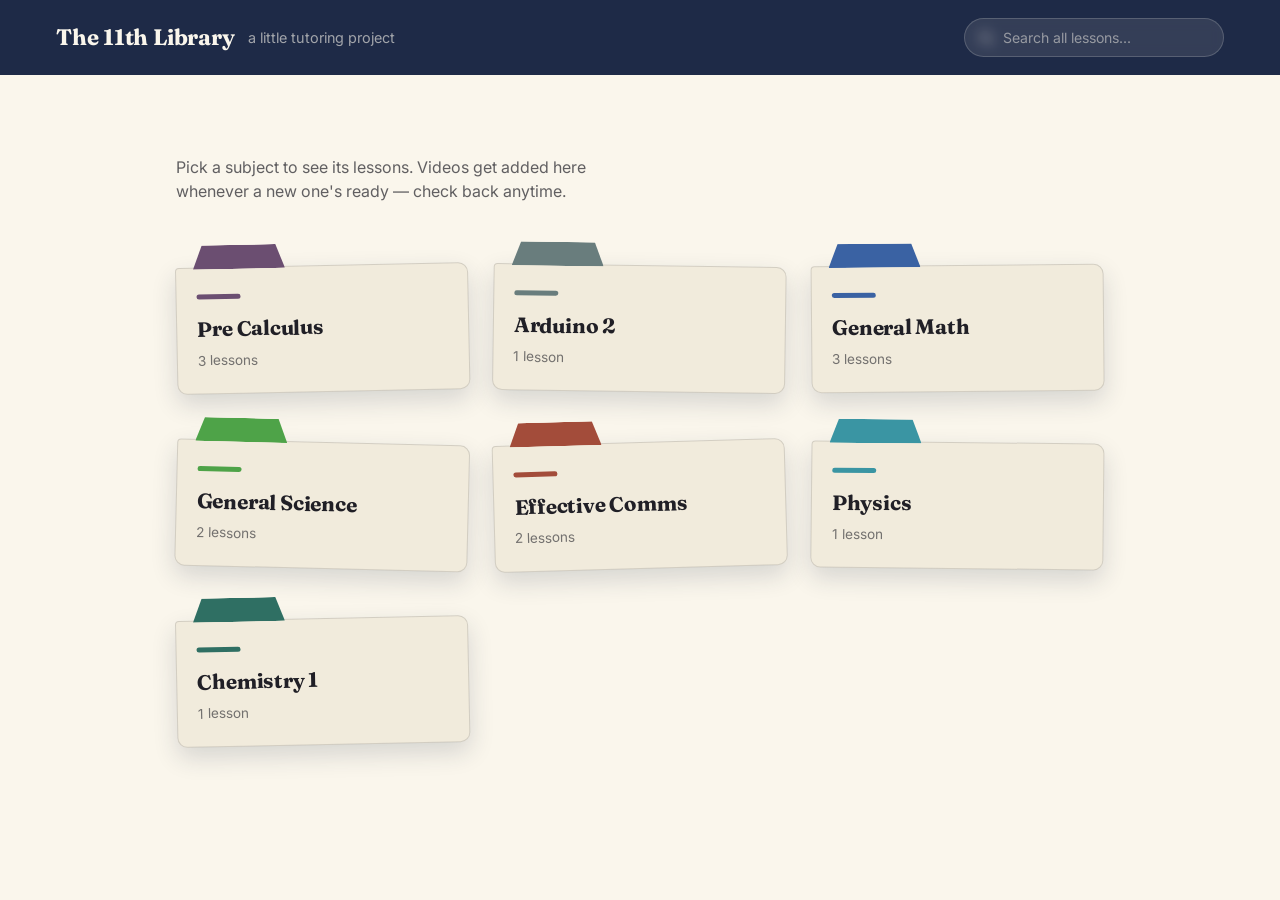
<file: index.html>
<!DOCTYPE html>
<html lang="en">
<head>
<meta charset="UTF-8">
<meta name="viewport" content="width=device-width, initial-scale=1.0">
<title>The 11th Library</title>
<link rel="stylesheet" href="style.css">
</head>
<body>

<header class="site-header">
  <a class="brand" href="index.html"><h1>The 11th Library</h1></a>
  <span class="tagline">a little tutoring project</span>

  <div class="header-search">
    <svg class="search-icon" width="16" height="16" viewBox="0 0 16 16" fill="none" xmlns="http://www.w3.org/2000/svg">
      <circle cx="7" cy="7" r="5.5" stroke="currentColor" stroke-width="1.5"/>
      <path d="M11.5 11.5L14.5 14.5" stroke="currentColor" stroke-width="1.5" stroke-linecap="round"/>
    </svg>
    <input
      type="text"
      id="search-box"
      class="search-box"
      placeholder="Search all lessons..."
      autocomplete="off"
    >
    <div id="search-results" class="search-results"></div>
  </div>
</header>

<main class="shelf">
  <p class="intro">Pick a subject to see its lessons. Videos get added here whenever a new one's ready — check back anytime.</p>

  <div class="tab-grid" id="tab-grid"></div>
</main>

<script src="data.js"></script>
<script>
  const grid = document.getElementById('tab-grid');
  const tilts = [-1.2, 0.8, -0.5, 1.4, -1.6, 0.6];

  SUBJECTS.forEach((subject, i) => {
    const a = document.createElement('a');
    a.className = `tab-card accent-${subject.accent}`;
    a.href = `subject.html?subject=${encodeURIComponent(subject.slug)}`;
    a.style.setProperty('--tilt', `${tilts[i % tilts.length]}deg`);
    a.innerHTML = `
      <div class="tab-ear"></div>
      <div class="tab-body">
        <h2>${subject.name}</h2>
        <div class="count">${subject.lessons.length} lesson${subject.lessons.length === 1 ? '' : 's'}</div>
      </div>
    `;
    grid.appendChild(a);
  });

  if (SUBJECTS.length === 0) {
    grid.innerHTML = `<p style="color: rgba(32,31,38,0.6);">No subjects yet — add one in data.js.</p>`;
  }

  // ---- search across every subject's lessons ----
  const searchBox = document.getElementById('search-box');
  const resultsBox = document.getElementById('search-results');

  // Build one flat list of every lesson, remembering which subject
  // (and which position in that subject's lessons array) it came from.
  const allLessons = [];
  SUBJECTS.forEach(subject => {
    subject.lessons.forEach((lesson, index) => {
      allLessons.push({ subject, lesson, index });
    });
  });

  searchBox.addEventListener('input', () => {
    const query = searchBox.value.trim().toLowerCase();

    if (query === '') {
      resultsBox.innerHTML = '';
      resultsBox.classList.remove('open');
      return;
    }

    const matches = allLessons.filter(({ lesson }) =>
     lesson.title.toLowerCase().includes(query)
    );

    resultsBox.classList.add('open');

    if (matches.length === 0) {
      resultsBox.innerHTML = `<p class="no-results">No lessons match "${searchBox.value}".</p>`;
      return;
    }

    resultsBox.innerHTML = matches.map(({ subject, lesson, index }) => `
      <a class="result-item" href="subject.html?subject=${encodeURIComponent(subject.slug)}&lesson=${index}">
        <span class="result-subject accent-${subject.accent}">${subject.name}</span>
        <span class="result-title">${lesson.title}</span>
      </a>
    `).join('');
  });
</script>

</body>
</html>
</file>
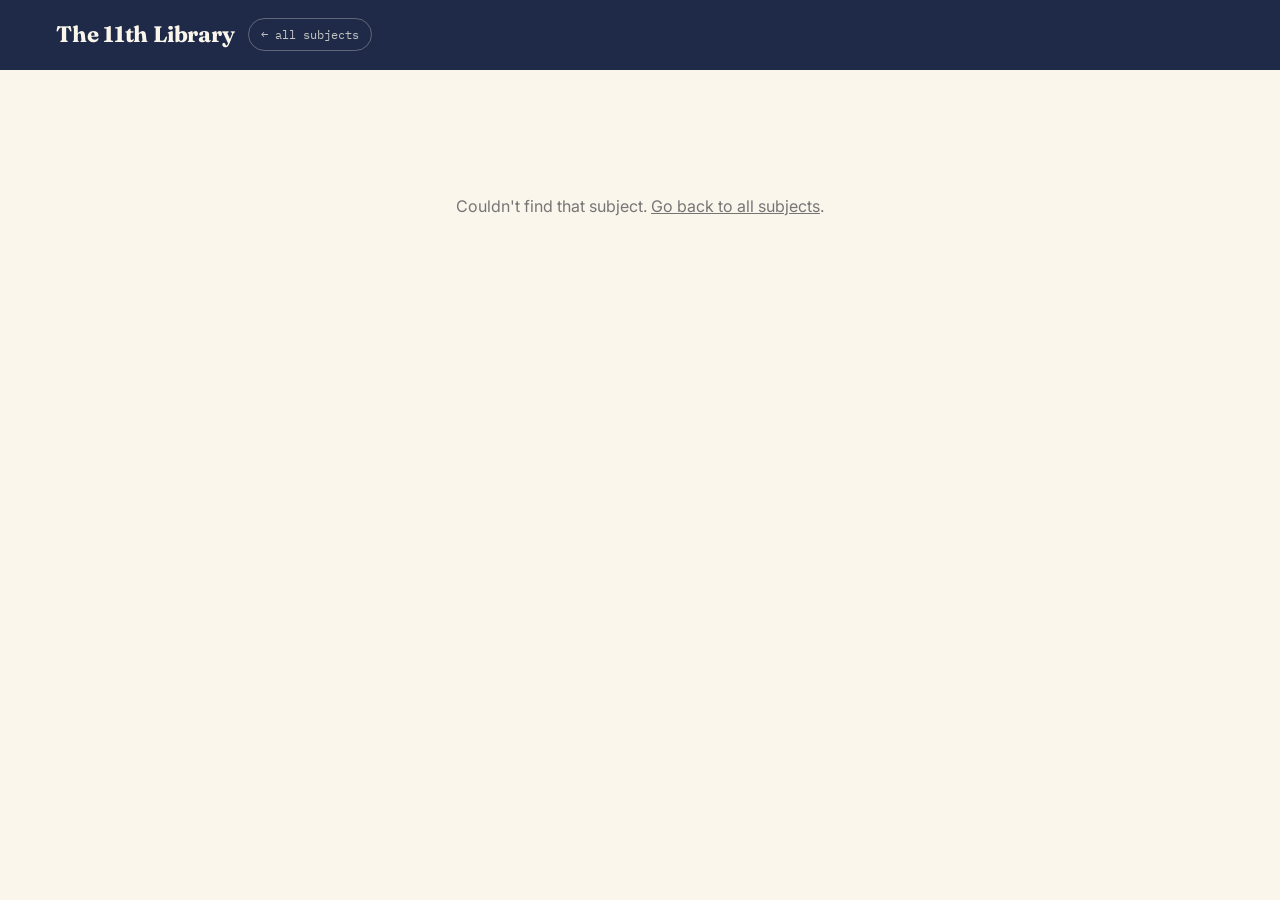
<file: subject.html>
<!DOCTYPE html>
<html lang="en">
<head>
<meta charset="UTF-8">
<meta name="viewport" content="width=device-width, initial-scale=1.0">
<title>The 11th Library</title>
<link rel="stylesheet" href="style.css">
</head>
<body>

<header class="site-header">
  <a class="brand" href="index.html"><h1 id="subject-title">The 11th Library</h1></a>
  <a class="back-link" href="index.html">&larr; all subjects</a>
</header>

<main class="course" id="course-root">
  <!-- filled in by script -->
</main>

<script src="data.js"></script>
<script>
  const params = new URLSearchParams(window.location.search);
  const slug = params.get('subject');
  const subject = SUBJECTS.find(s => s.slug === slug);
  const root = document.getElementById('course-root');

  function embedUrl(id) {
    return `https://www.youtube.com/embed/${id}`;
  }

  if (!subject) {
    root.innerHTML = `<div class="empty-state" style="grid-column: 1 / -1;">
      <p>Couldn't find that subject. <a href="index.html">Go back to all subjects</a>.</p>
    </div>`;
  } else if (subject.lessons.length === 0) {
    document.getElementById('subject-title').textContent = subject.name;
    root.innerHTML = `<div class="empty-state" style="grid-column: 1 / -1;">
      <p>No lessons in ${subject.name} yet — add one in data.js.</p>
    </div>`;
  } else {
    document.getElementById('subject-title').textContent = subject.name;
    document.title = `${subject.name} — The 11th Library`;

    root.innerHTML = `
      <nav class="lesson-list accent-${subject.accent}">
        <h2>${subject.name} lessons</h2>
        <div id="lesson-buttons"></div>
      </nav>
      <div class="player-wrap">
        <div class="player-frame">
          <iframe id="player" src="" title="lesson video" allowfullscreen referrerpolicy="strict-origin-when-cross-origin"></iframe>
        </div>
        <div class="lesson-meta">
          <h1 id="lesson-title"></h1>
          <p id="lesson-notes"></p>
        </div>
      </div>
    `;

    const btnWrap = document.getElementById('lesson-buttons');

    // ---- completed-lesson tracking (saved in the browser via localStorage) ----
    const storageKey = `lessonshelf-completed-${subject.slug}`;

    function getCompleted() {
      const raw = localStorage.getItem(storageKey);
      return raw ? JSON.parse(raw) : [];
    }

    function setCompleted(titles) {
      localStorage.setItem(storageKey, JSON.stringify(titles));
    }

    function toggleCompleted(title) {
      const completed = getCompleted();
      const i = completed.indexOf(title);
      if (i === -1) completed.push(title);
      else completed.splice(i, 1);
      setCompleted(completed);
    }

    function showLesson(index) {
      const lesson = subject.lessons[index];
      document.getElementById('player').src = embedUrl(lesson.youtubeId);
      document.getElementById('lesson-title').textContent = lesson.title;
      document.getElementById('lesson-notes').textContent = lesson.notes || '';
      [...btnWrap.querySelectorAll('.lesson-item')].forEach(el => {
        el.classList.toggle('active', Number(el.dataset.index) === index);
      });
    }

    const completedTitles = getCompleted();

    // Group lessons by period, but keep each lesson's ORIGINAL index in
    // subject.lessons so showLesson(index) and the video player still work.
    PERIODS.forEach(periodName => {
      const inThisPeriod = subject.lessons
        .map((lesson, index) => ({ lesson, index }))
        .filter(item => item.lesson.period === periodName);

      if (inThisPeriod.length === 0) return; // skip empty periods

      const heading = document.createElement('h3');
      heading.className = 'period-heading';
      heading.textContent = periodName;
      btnWrap.appendChild(heading);

      inThisPeriod.forEach(({ lesson, index }) => {
        const btn = document.createElement('div');
        btn.className = 'lesson-item';
        btn.tabIndex = 0;
        btn.dataset.index = index;
        if (completedTitles.includes(lesson.title)) btn.classList.add('done');

        btn.innerHTML = `
          <input type="checkbox" class="done-check" ${completedTitles.includes(lesson.title) ? 'checked' : ''}>
          <span>${lesson.title}</span>
        `;

        const checkbox = btn.querySelector('.done-check');
        checkbox.addEventListener('click', (e) => {
          e.stopPropagation();
          toggleCompleted(lesson.title);
          btn.classList.toggle('done');
        });

        btn.addEventListener('click', () => showLesson(index));
        btnWrap.appendChild(btn);
      });
    });

    // Lessons with a period that doesn't match anything in PERIODS
    // (typo, or not assigned yet) still show up here so nothing gets lost.
    const unsorted = subject.lessons
      .map((lesson, index) => ({ lesson, index }))
      .filter(item => !PERIODS.includes(item.lesson.period));

    if (unsorted.length > 0) {
      const heading = document.createElement('h3');
      heading.className = 'period-heading';
      heading.textContent = 'Unsorted';
      btnWrap.appendChild(heading);

      unsorted.forEach(({ lesson, index }) => {
        const btn = document.createElement('div');
        btn.className = 'lesson-item';
        btn.tabIndex = 0;
        btn.dataset.index = index;
        if (completedTitles.includes(lesson.title)) btn.classList.add('done');

        btn.innerHTML = `
          <input type="checkbox" class="done-check" ${completedTitles.includes(lesson.title) ? 'checked' : ''}>
          <span>${lesson.title}</span>
        `;

        const checkbox = btn.querySelector('.done-check');
        checkbox.addEventListener('click', (e) => {
          e.stopPropagation();
          toggleCompleted(lesson.title);
          btn.classList.toggle('done');
        });

        btn.addEventListener('click', () => showLesson(index));
        btnWrap.appendChild(btn);
      });
    }

    showLesson(Number(params.get('lesson')) || 0);
  }
</script>

</body>
</html>
</file>
<file: style.css>
@import url('https://fonts.googleapis.com/css2?family=Fraunces:opsz,wght@9..144,400;9..144,600;9..144,700&family=Inter:wght@400;500;600&family=IBM+Plex+Mono:wght@500&display=swap');

:root {
  --paper: #FAF6EC;
  --paper-dim: #F1EBDC;
  --ink: #201F26;
  --navy: #1E2A47;
  --navy-soft: #2C3B60;
  --amber: #E5A339;
  --amber-ink: #6B4711;
  --teal: #2F6F63;
  --teal-ink: #0F332C;
  --plum: #6B4E71;
  --plum-ink: #35233A;
  --brick: #A34C3A;
  --brick-ink: #4A2018;
  --cyan: #3a95a3;
  --cyan-ink: #183b4a;
  --green: #4ea348;
  --green-ink: #20541f; 
  --blue: #3a62a3;
  --blue-ink: #182a4a;
  --plant: #697d7d;
  --plant-ink: #444f4d;
  --line: rgba(32,31,38,0.14);
  --shadow: 0 10px 24px rgba(30,42,71,0.16);
  --radius: 10px;
}

* { box-sizing: border-box; }

html { scroll-behavior: smooth; }

body {
  margin: 0;
  background: var(--paper);
  color: var(--ink);
  font-family: 'Inter', system-ui, sans-serif;
  line-height: 1.5;
}

h1, h2, h3 {
  font-family: 'Fraunces', Georgia, serif;
  font-weight: 700;
  letter-spacing: -0.01em;
  margin: 0;
}

a { color: inherit; }

.label {
  font-family: 'IBM Plex Mono', monospace;
  font-size: 0.72rem;
  letter-spacing: 0.08em;
  text-transform: uppercase;
}

/* ---------- Header ---------- */

.site-header {
  background: var(--navy);
  color: var(--paper);
  padding: 18px clamp(20px, 5vw, 56px);
  display: flex;
  align-items: center;
  gap: 14px;
  flex-wrap: wrap;
}

.site-header a.brand {
  text-decoration: none;
  color: var(--paper);
}

.site-header .brand h1 {
  font-size: 1.4rem;
}

.site-header .tagline {
  color: rgba(250,246,236,0.6);
  font-size: 0.9rem;
}

.header-search {
  position: relative;
  margin-left: auto;
  display: flex;
  align-items: center;
  width: 260px;
  max-width: 100%;
}

.search-icon {
  position: absolute;
  left: 14px;
  color: rgba(250,246,236,0.55);
  pointer-events: none;
  transition: color 0.2s ease;
}

.header-search:focus-within .search-icon {
  color: var(--amber);
}

.search-box {
  width: 100%;
  padding: 10px 16px 10px 38px;
  font-family: 'Inter', sans-serif;
  font-size: 0.88rem;
  color: var(--paper);
  background: rgba(250,246,236,0.1);
  border: 1px solid rgba(250,246,236,0.18);
  border-radius: 999px;
  outline: none;
  backdrop-filter: blur(6px);
  transition: background 0.2s ease, border-color 0.2s ease, box-shadow 0.2s ease;
}
.search-box::placeholder { color: rgba(250,246,236,0.5); }
.search-box:hover { background: rgba(250,246,236,0.14); }
.search-box:focus {
  background: rgba(250,246,236,0.16);
  border-color: var(--amber);
  box-shadow: 0 0 0 3px rgba(229,163,57,0.22);
}

.search-results {
  display: none;
  flex-direction: column;
  gap: 4px;
  position: absolute;
  top: calc(100% + 10px);
  right: 0;
  width: 340px;
  max-width: 80vw;
  max-height: 60vh;
  overflow-y: auto;
  background: var(--paper);
  border: 1px solid var(--line);
  border-radius: 12px;
  box-shadow: var(--shadow);
  padding: 10px;
  z-index: 20;
}
.search-results.open { display: flex; }

.back-link {
  text-decoration: none;
  color: rgba(250,246,236,0.75);
  font-family: 'IBM Plex Mono', monospace;
  font-size: 0.78rem;
  border: 1px solid rgba(250,246,236,0.3);
  padding: 6px 12px;
  border-radius: 999px;
  transition: background 0.15s ease, color 0.15s ease;
}
.back-link:hover { background: rgba(250,246,236,0.12); color: var(--paper); }

/* ---------- Home: shelf + folder tabs ---------- */

main.shelf {
  max-width: 1040px;
  margin: 0 auto;
  padding: clamp(32px, 6vw, 64px) clamp(20px, 5vw, 56px) 80px;
}

main.shelf > p.intro {
  max-width: 46ch;
  color: rgba(32,31,38,0.7);
  margin-bottom: 40px;
}

.result-item {
  display: flex;
  align-items: center;
  gap: 10px;
  text-decoration: none;
  color: var(--ink);
  background: var(--paper-dim);
  border: 1px solid var(--line);
  border-radius: 8px;
  padding: 10px 14px;
  transition: background 0.15s ease;
}
.result-item:hover { background: #ECE4D0; }

.result-subject {
  font-family: 'IBM Plex Mono', monospace;
  font-size: 0.68rem;
  text-transform: uppercase;
  letter-spacing: 0.05em;
  color: var(--tab-color, var(--navy));
  flex-shrink: 0;
}

.result-title { font-size: 0.9rem; }

.no-results {
  color: rgba(32,31,38,0.55);
  font-size: 0.9rem;
  padding: 8px 4px;
}

.tab-grid {
  display: grid;
  grid-template-columns: repeat(auto-fill, minmax(220px, 1fr));
  gap: 28px 24px;
}

.tab-card {
  position: relative;
  text-decoration: none;
  color: var(--ink);
  display: block;
  padding-top: 22px;
  transform: rotate(var(--tilt, 0deg));
  transition: transform 0.2s ease;
}

.tab-card:hover { transform: rotate(0deg) translateY(-4px); }
.tab-card:focus-visible { outline: 3px solid var(--navy); outline-offset: 4px; border-radius: var(--radius); }

.tab-card .tab-ear {
  position: absolute;
  top: 0;
  left: 18px;
  width: 92px;
  height: 24px;
  background: var(--tab-color);
  clip-path: polygon(10% 0, 90% 0, 100% 100%, 0% 100%);
}

.tab-card .tab-body {
  background: var(--paper-dim);
  border: 1px solid var(--line);
  border-radius: 4px var(--radius) var(--radius) var(--radius);
  box-shadow: var(--shadow);
  padding: 26px 20px 22px;
}

.tab-card .tab-body::before {
  content: "";
  display: block;
  height: 5px;
  width: 44px;
  border-radius: 3px;
  background: var(--tab-color);
  margin-bottom: 14px;
}

.tab-card h2 { font-size: 1.3rem; margin-bottom: 6px; }

.tab-card .count {
  color: rgba(32,31,38,0.6);
  font-size: 0.85rem;
}

/* accent variants */
.accent-amber { --tab-color: var(--amber); }
.accent-teal  { --tab-color: var(--teal); }
.accent-plum  { --tab-color: var(--plum); }
.accent-brick { --tab-color: var(--brick); }
.accent-cyan  { --tab-color: var(--cyan); }
.accent-green { --tab-color: var(--green); }
.accent-blue { --tab-color: var(--blue); }
.accent-plant { --tab-color: var(--plant); }

/* ---------- Subject page ---------- */

main.course {
  max-width: 1100px;
  margin: 0 auto;
  padding: clamp(24px, 5vw, 48px) clamp(20px, 5vw, 56px) 80px;
  display: grid;
  grid-template-columns: 300px 1fr;
  gap: 36px;
}

@media (max-width: 760px) {
  main.course { grid-template-columns: 1fr; }
}

.lesson-list {
  display: flex;
  flex-direction: column;
  gap: 8px;
}

.lesson-list h2 {
  font-size: 1rem;
  margin-bottom: 10px;
  color: rgba(32,31,38,0.65);
  font-family: 'IBM Plex Mono', monospace;
  text-transform: uppercase;
  letter-spacing: 0.06em;
  font-weight: 500;
}

.period-heading {
  font-size: 0.72rem;
  font-family: 'IBM Plex Mono', monospace;
  text-transform: uppercase;
  letter-spacing: 0.06em;
  color: rgba(32,31,38,0.5);
  margin: 18px 0 4px;
  padding-top: 10px;
  border-top: 1px solid var(--line);
}
.period-heading:first-of-type {
  margin-top: 4px;
  padding-top: 0;
  border-top: none;
}

.lesson-item {
  display: flex;
  align-items: baseline;
  gap: 10px;
  text-align: left;
  background: none;
  border: none;
  border-left: 3px solid transparent;
  padding: 10px 12px;
  border-radius: 4px;
  cursor: pointer;
  font-family: inherit;
  font-size: 0.95rem;
  color: var(--ink);
  transition: background 0.15s ease, border-color 0.15s ease;
}

.lesson-item:focus-visible {
  outline: 2px solid var(--navy);
  outline-offset: 2px;
}

.lesson-item .n {
  font-family: 'IBM Plex Mono', monospace;
  font-size: 0.75rem;
  color: rgba(32,31,38,0.45);
  flex-shrink: 0;
}

.lesson-item:hover { background: var(--paper-dim); }
.lesson-item.active {
  background: var(--paper-dim);
  border-left-color: var(--tab-color, var(--navy));
  font-weight: 600;
}

.lesson-item .done-check {
  accent-color: var(--tab-color, var(--navy));
  width: 15px;
  height: 15px;
  flex-shrink: 0;
  cursor: pointer;
}

.lesson-item.done span:not(.n) {
  color: rgba(32,31,38,0.45);
  text-decoration: line-through;
}

.player-wrap {
  min-width: 0;
}

.player-frame {
  position: relative;
  width: 100%;
  aspect-ratio: 16 / 9;
  background: var(--navy);
  border-radius: var(--radius);
  overflow: hidden;
  box-shadow: var(--shadow);
}

.player-frame iframe {
  width: 100%;
  height: 100%;
  border: 0;
  display: block;
}

.lesson-meta { padding-top: 18px; }
.lesson-meta h1 { font-size: 1.6rem; margin-bottom: 8px; }
.lesson-meta p { color: rgba(32,31,38,0.75); max-width: 62ch; }

.empty-state {
  padding: 60px 20px;
  text-align: center;
  color: rgba(32,31,38,0.6);
}
</file>
